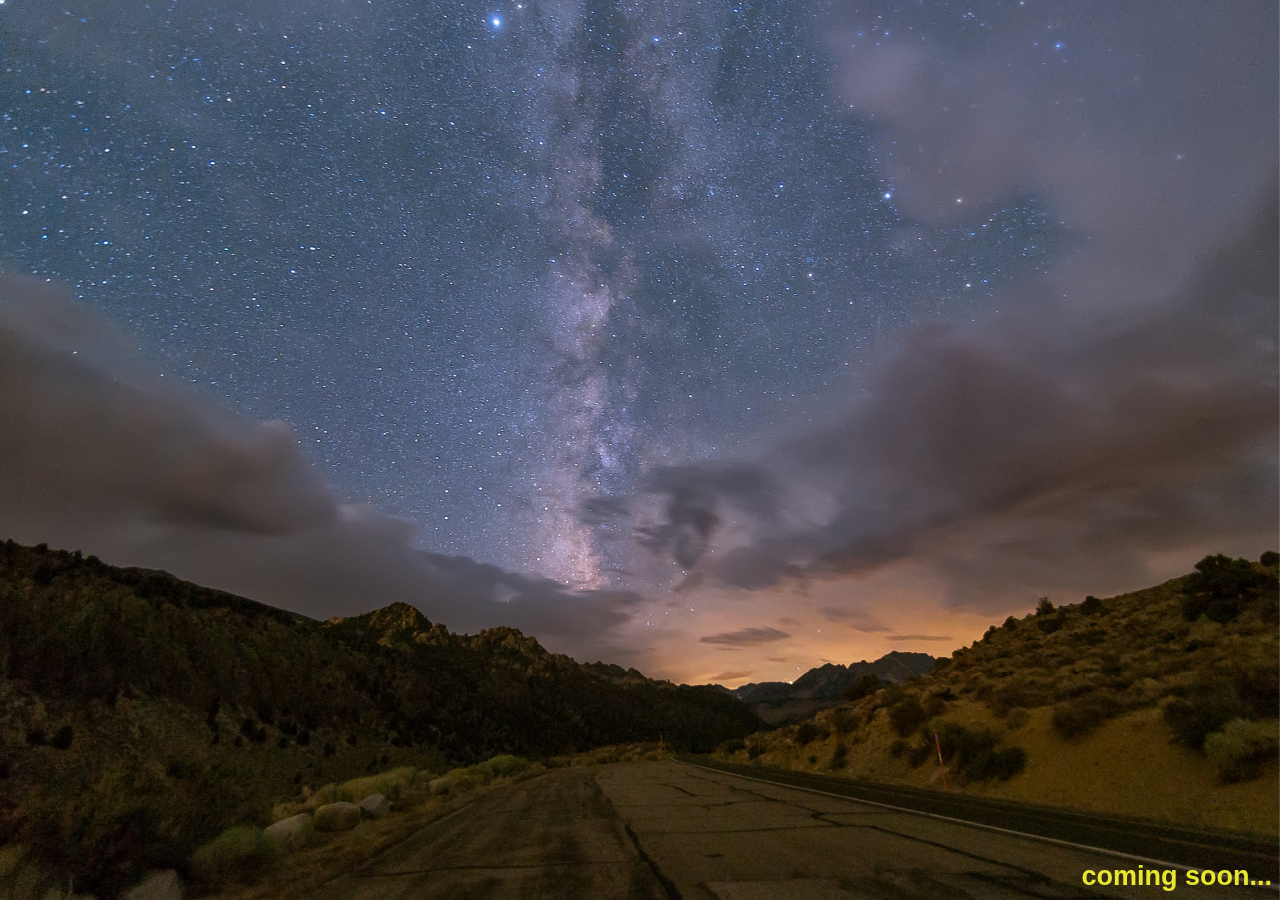
<file: _index.html>
<!DOCTYPE html>
<html lang="en">

<head>
  <meta charset="UTF-8">
  <meta http-equiv="content-type" content="text/html; charset=utf-8">
  <meta content="width=device-width, initial-scale=1.0, maximum-scale=1.0, user-scalable=0" name="viewport">
  <meta name="author" content="Arnab Das">
  <meta name="keywords" content="panjika,almanac,indian">
  <title>Panjika.in</title>
  
  <link rel="stylesheet" href="./styles.css">
</head>

<body>
  <div class="back"></div>
  <div class="message">coming soon...</div>
</body>

</html>
</file>
<file: styles.css>
.back {
  position: fixed;
  width: 100%;
  height: 100%;
  top: 0;
  left: 0;
  background: url('./back.jpg') no-repeat center center fixed;
  -webkit-background-size: cover;
  -moz-background-size: cover;
  -o-background-size: cover;
  background-size: cover;
  filter: progid: DXImageTransform.Microsoft.AlphaImageLoader(src='.back.jpg', sizingMethod='scale');
  -ms-filter: "progid:DXImageTransform.Microsoft.AlphaImageLoader(src='back.jpg', sizingMethod='scale')";
}

.message {
  font-family: sans-serif;
  font-size: 27px;
  font-weight: bold;
  color: #e8e62d;
  position: fixed;
  bottom: .3em;
  right: .3em;
  height: auto;
  width: auto;
}
</file>
